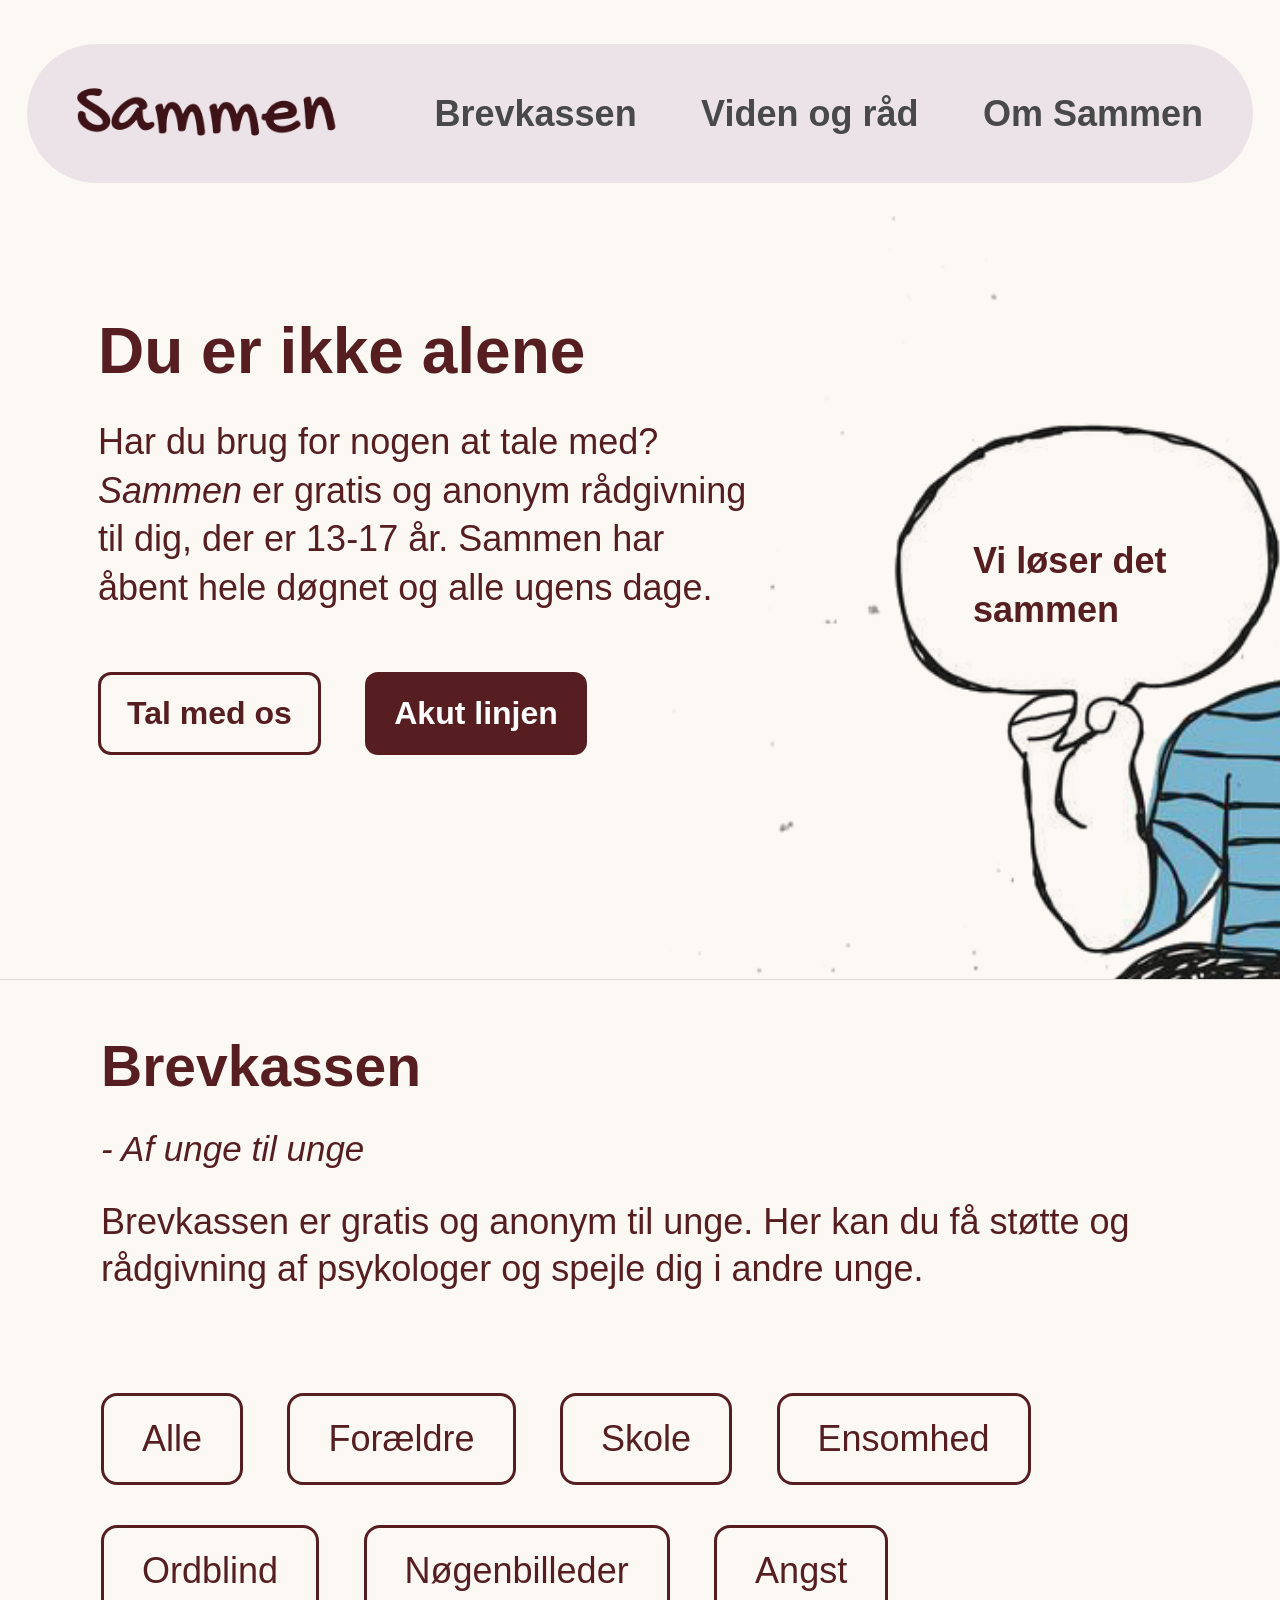
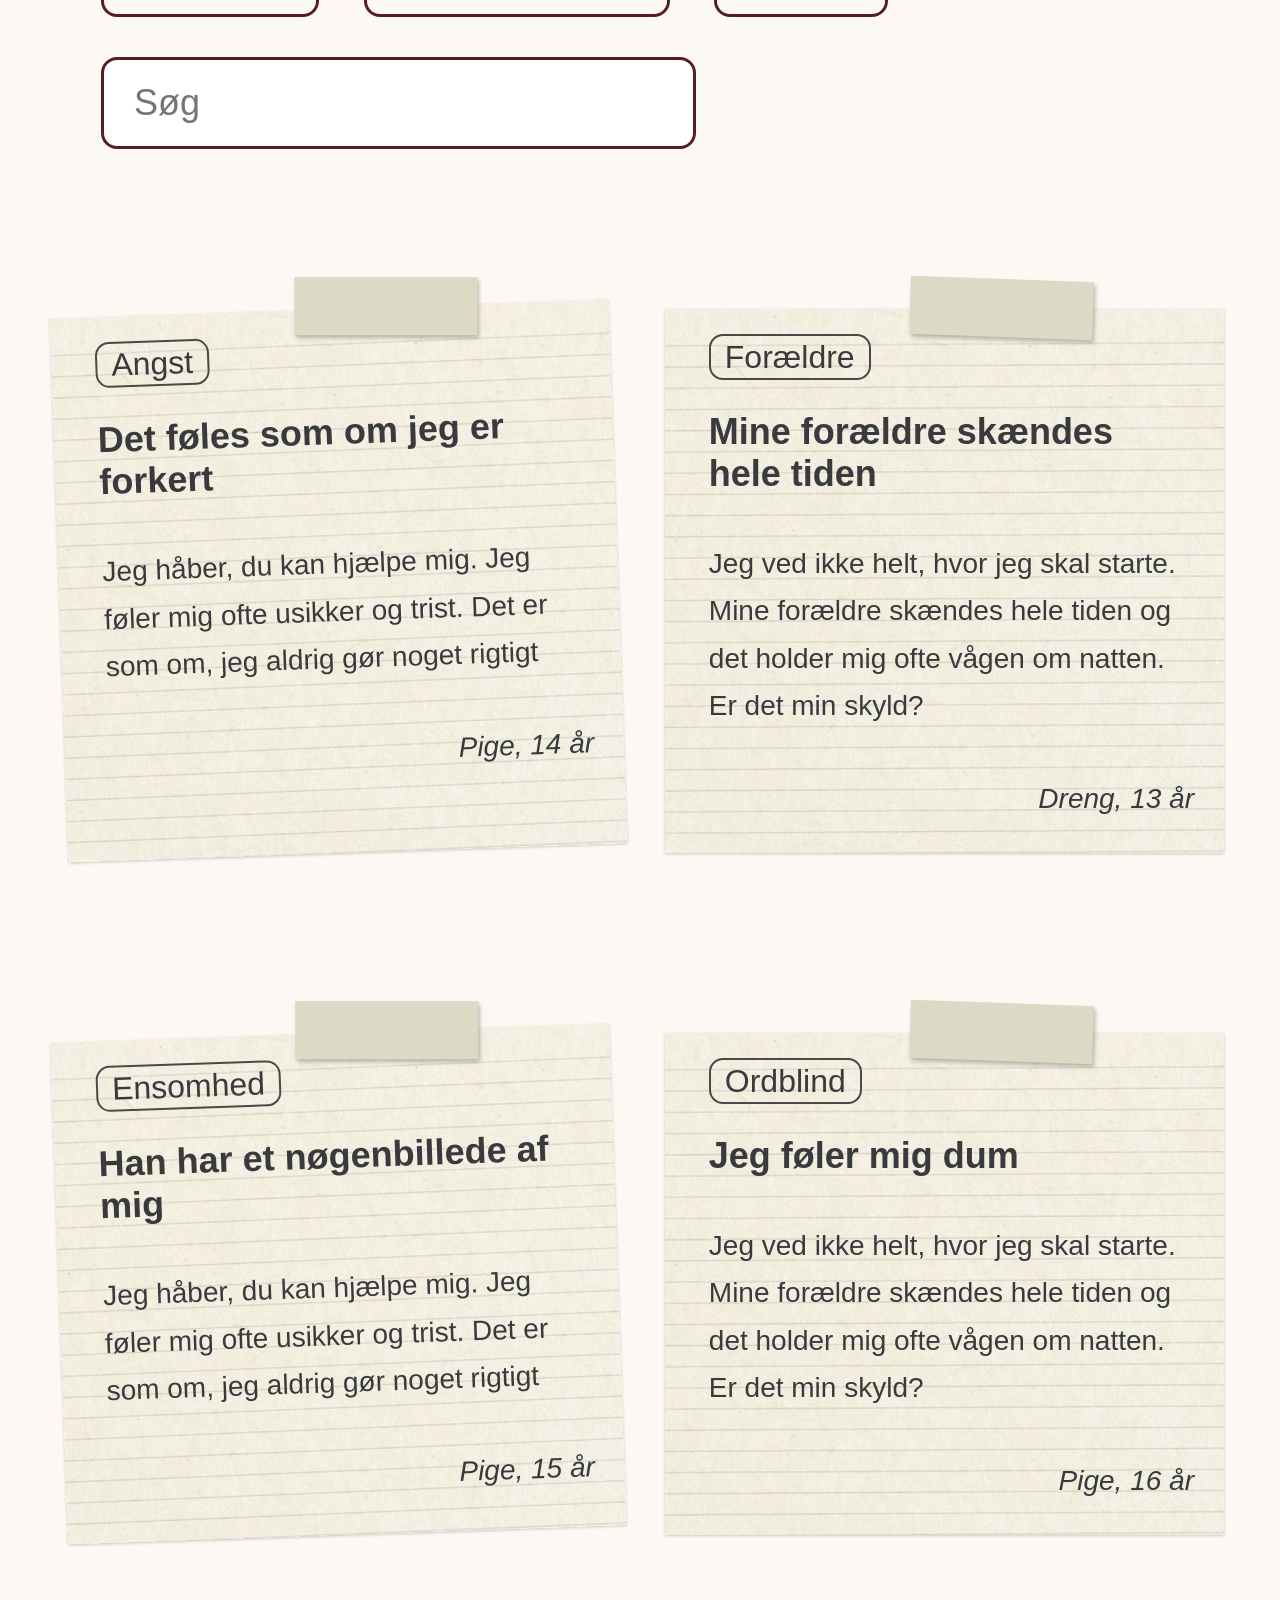
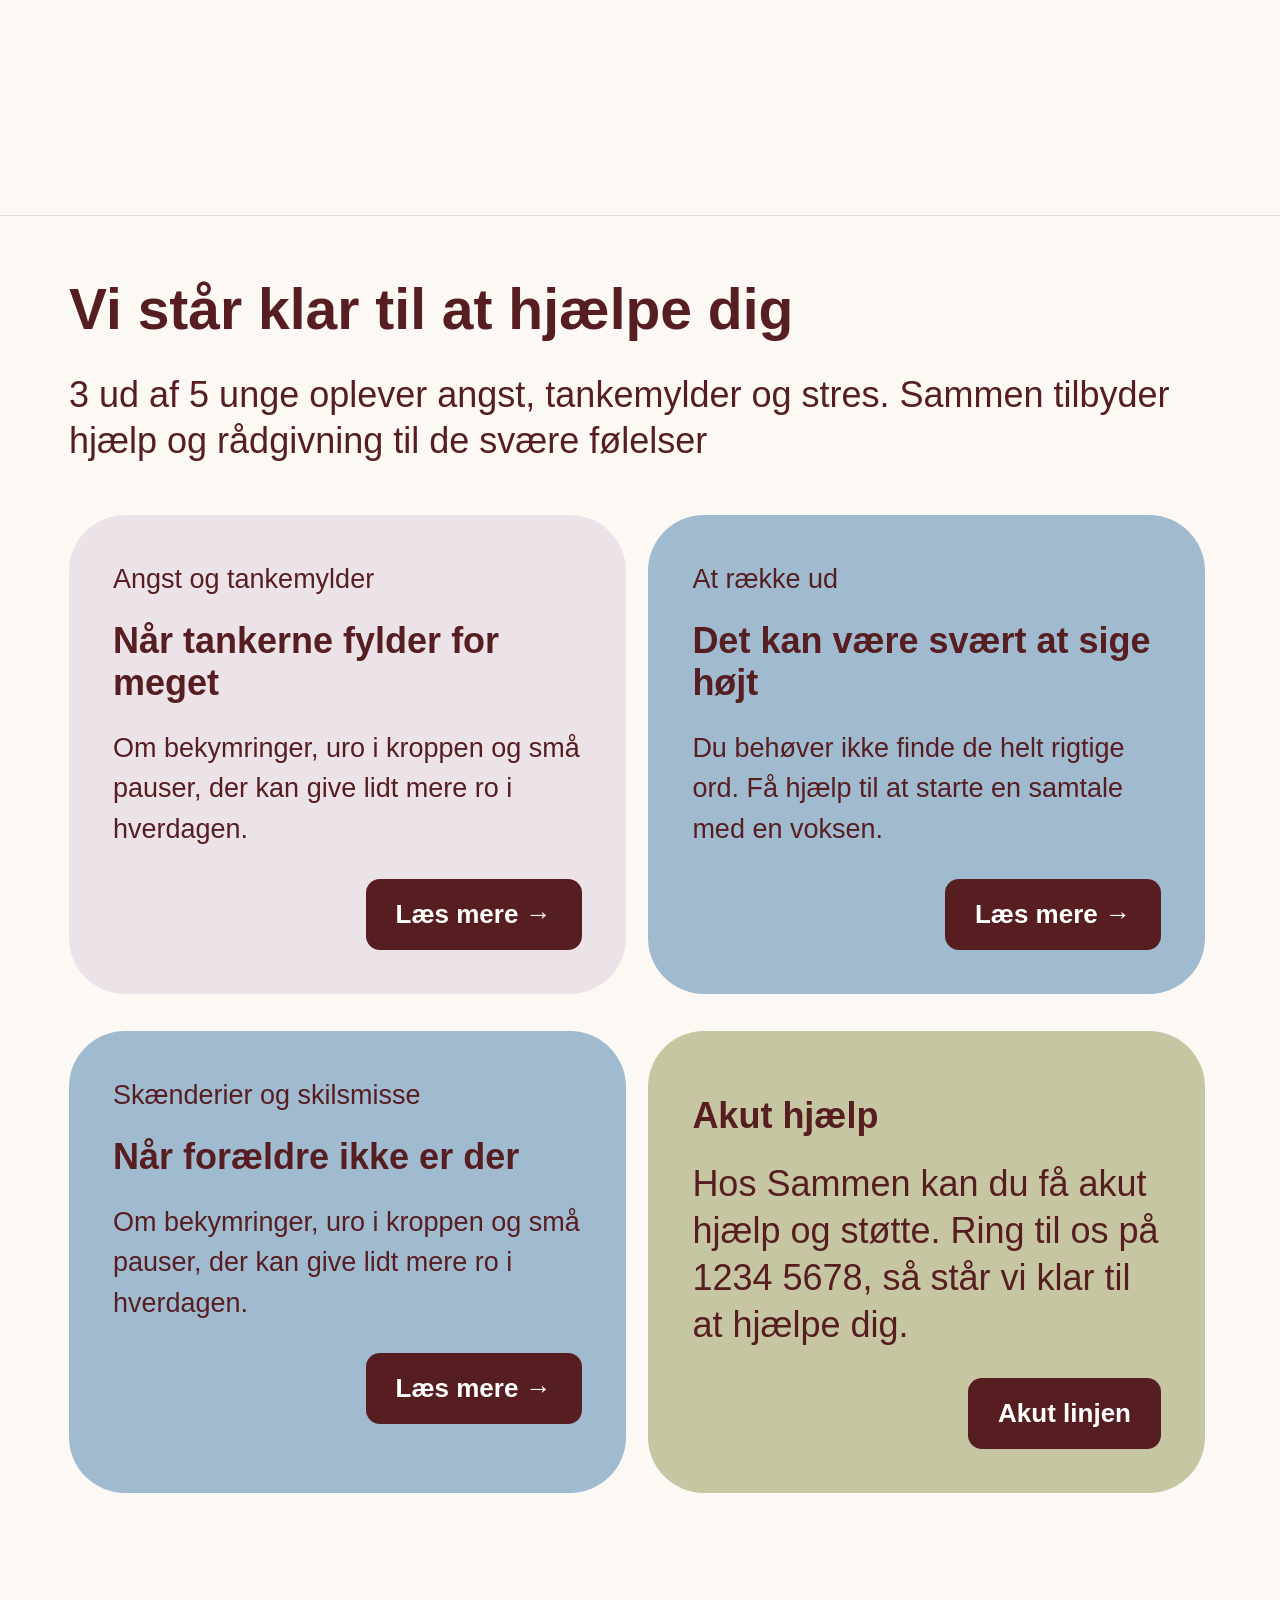
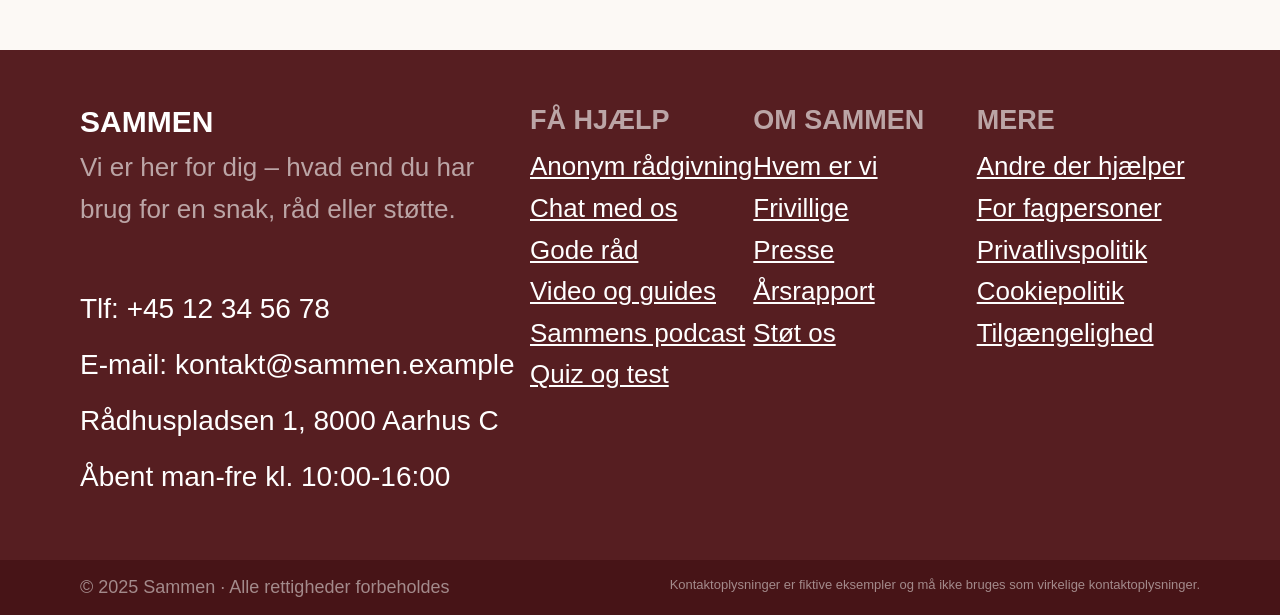
<file: index.html>
<!DOCTYPE html>
<html lang="da">
<head>
  <meta charset="UTF-8">
  <meta name="viewport" content="width=device-width, initial-scale=1.0">
  <title>Sammen</title>
  <link href="https://fonts.googleapis.com/css2?family=Gochi+Hand&display=swap" rel="stylesheet">
  <link rel="stylesheet" href="style.css">
</head>
<body>

  <!-- MENU -->
  <div class="menu">
    <a href="index.html"><img src="billeder/logo.png" class="logo" alt="logo"></a>
    <div class="links">
      <a href="#brevkassen">Brevkassen</a>
      <a href="#hjaelp">Viden og råd</a>
      <a href="#hjaelp">Om Sammen</a>
    </div>
  </div>

  <!-- FORSIDE BILLEDE OG TEKST -->
  <div class="hero">
    <div class="hero-tekst">
      <h1>Du er ikke alene</h1>
      <p>Har du brug for nogen at tale med? <i>Sammen</i> er gratis og anonym rådgivning til dig, der er 13-17 år. Sammen har åbent hele døgnet og alle ugens dage.</p>
      <a href="#hjaelp" class="knap">Tal med os</a>
      <a href="#hjaelp" class="knap mork">Akut linjen</a>
    </div>
    <div class="tegning">
      <img src="billeder/illustration.png" alt="tegning">
      <p class="boble">Vi løser det<br>sammen</p>
    </div>
  </div>

  <!-- BREVKASSEN -->
  <div class="brevkassen" id="brevkassen">
    <h2>Brevkassen</h2>
    <p class="undertitel">- Af unge til unge</p>
    <p class="tekst">Brevkassen er gratis og anonym til unge. Her kan du få støtte og rådgivning af psykologer og spejle dig i andre unge.</p>

    <div class="emner">
      <button>Alle</button>
      <button>Forældre</button>
      <button>Skole</button>
      <button>Ensomhed</button>
      <button>Ordblind</button>
      <button>Nøgenbilleder</button>
      <button>Angst</button>
      <input type="text" placeholder="Søg">
    </div>
  </div>

  <!-- BREVENE -->
  <div class="breve">

    <a href="brev.html" class="brev skaev">
      <div class="tape"></div>
      <span class="emne">Angst</span>
      <h3>Det føles som om jeg er forkert</h3>
      <p>Jeg håber, du kan hjælpe mig. Jeg føler mig ofte usikker og trist. Det er som om, jeg aldrig gør noget rigtigt</p>
      <p class="fra">Pige, 14 år</p>
    </a>

    <div class="brev">
      <div class="tape"></div>
      <span class="emne">Forældre</span>
      <h3>Mine forældre skændes hele tiden</h3>
      <p>Jeg ved ikke helt, hvor jeg skal starte. Mine forældre skændes hele tiden og det holder mig ofte vågen om natten. Er det min skyld?</p>
      <p class="fra">Dreng, 13 år</p>
    </div>

    <div class="brev skaev">
      <div class="tape"></div>
      <span class="emne">Ensomhed</span>
      <h3>Han har et nøgenbillede af mig</h3>
      <p>Jeg håber, du kan hjælpe mig. Jeg føler mig ofte usikker og trist. Det er som om, jeg aldrig gør noget rigtigt</p>
      <p class="fra">Pige, 15 år</p>
    </div>

    <div class="brev">
      <div class="tape"></div>
      <span class="emne">Ordblind</span>
      <h3>Jeg føler mig dum</h3>
      <p>Jeg ved ikke helt, hvor jeg skal starte. Mine forældre skændes hele tiden og det holder mig ofte vågen om natten. Er det min skyld?</p>
      <p class="fra">Pige, 16 år</p>
    </div>

  </div>

  <!-- HJÆLP -->
  <div class="hjaelp" id="hjaelp">
    <h2>Vi står klar til at hjælpe dig</h2>
    <p class="tekst">3 ud af 5 unge oplever angst, tankemylder og stres. Sammen tilbyder hjælp og rådgivning til de svære følelser</p>

    <div class="kort-boks">
      <div class="kort lilla">
        <p class="lille">Angst og tankemylder</p>
        <h3>Når tankerne fylder for meget</h3>
        <p>Om bekymringer, uro i kroppen og små pauser, der kan give lidt mere ro i hverdagen.</p>
        <a href="#" class="lille-knap">Læs mere →</a>
      </div>
      <div class="kort bla">
        <p class="lille">At række ud</p>
        <h3>Det kan være svært at sige højt</h3>
        <p>Du behøver ikke finde de helt rigtige ord. Få hjælp til at starte en samtale med en voksen.</p>
        <a href="#" class="lille-knap">Læs mere →</a>
      </div>
      <div class="kort bla">
        <p class="lille">Skænderier og skilsmisse</p>
        <h3>Når forældre ikke er der</h3>
        <p>Om bekymringer, uro i kroppen og små pauser, der kan give lidt mere ro i hverdagen.</p>
        <a href="#" class="lille-knap">Læs mere →</a>
      </div>
      <div class="kort gron">
        <h3 class="stor">Akut hjælp</h3>
        <p class="stor-tekst">Hos Sammen kan du få akut hjælp og støtte. Ring til os på 1234 5678, så står vi klar til at hjælpe dig.</p>
        <a href="#" class="lille-knap">Akut linjen</a>
      </div>
    </div>
  </div>

  <!-- FOOTER -->
  <div class="footer">
    <div class="footer-top">
      <div class="footer-kolonne bred">
        <h2>SAMMEN</h2>
        <p class="graa">Vi er her for dig – hvad end du har brug for en snak, råd eller støtte.</p>
        <p class="kontakt">
          Tlf: +45 12 34 56 78<br>
          E-mail: kontakt@sammen.example<br>
          Rådhuspladsen 1, 8000 Aarhus C<br>
          Åbent man-fre kl. 10:00-16:00
        </p>
      </div>
      <div class="footer-kolonne">
        <h3>FÅ HJÆLP</h3>
        <a href="#">Anonym rådgivning</a>
        <a href="#">Chat med os</a>
        <a href="#">Gode råd</a>
        <a href="#">Video og guides</a>
        <a href="#">Sammens podcast</a>
        <a href="#">Quiz og test</a>
      </div>
      <div class="footer-kolonne">
        <h3>OM SAMMEN</h3>
        <a href="#">Hvem er vi</a>
        <a href="#">Frivillige</a>
        <a href="#">Presse</a>
        <a href="#">Årsrapport</a>
        <a href="#">Støt os</a>
      </div>
      <div class="footer-kolonne">
        <h3>MERE</h3>
        <a href="#">Andre der hjælper</a>
        <a href="#">For fagpersoner</a>
        <a href="#">Privatlivspolitik</a>
        <a href="#">Cookiepolitik</a>
        <a href="#">Tilgængelighed</a>
      </div>
    </div>
    <div class="footer-bund">
      <p>© 2025 Sammen · Alle rettigheder forbeholdes</p>
      <p class="mini">Kontaktoplysninger er fiktive eksempler og må ikke bruges som virkelige kontaktoplysninger.</p>
    </div>
  </div>

</body>
</html>
</file>
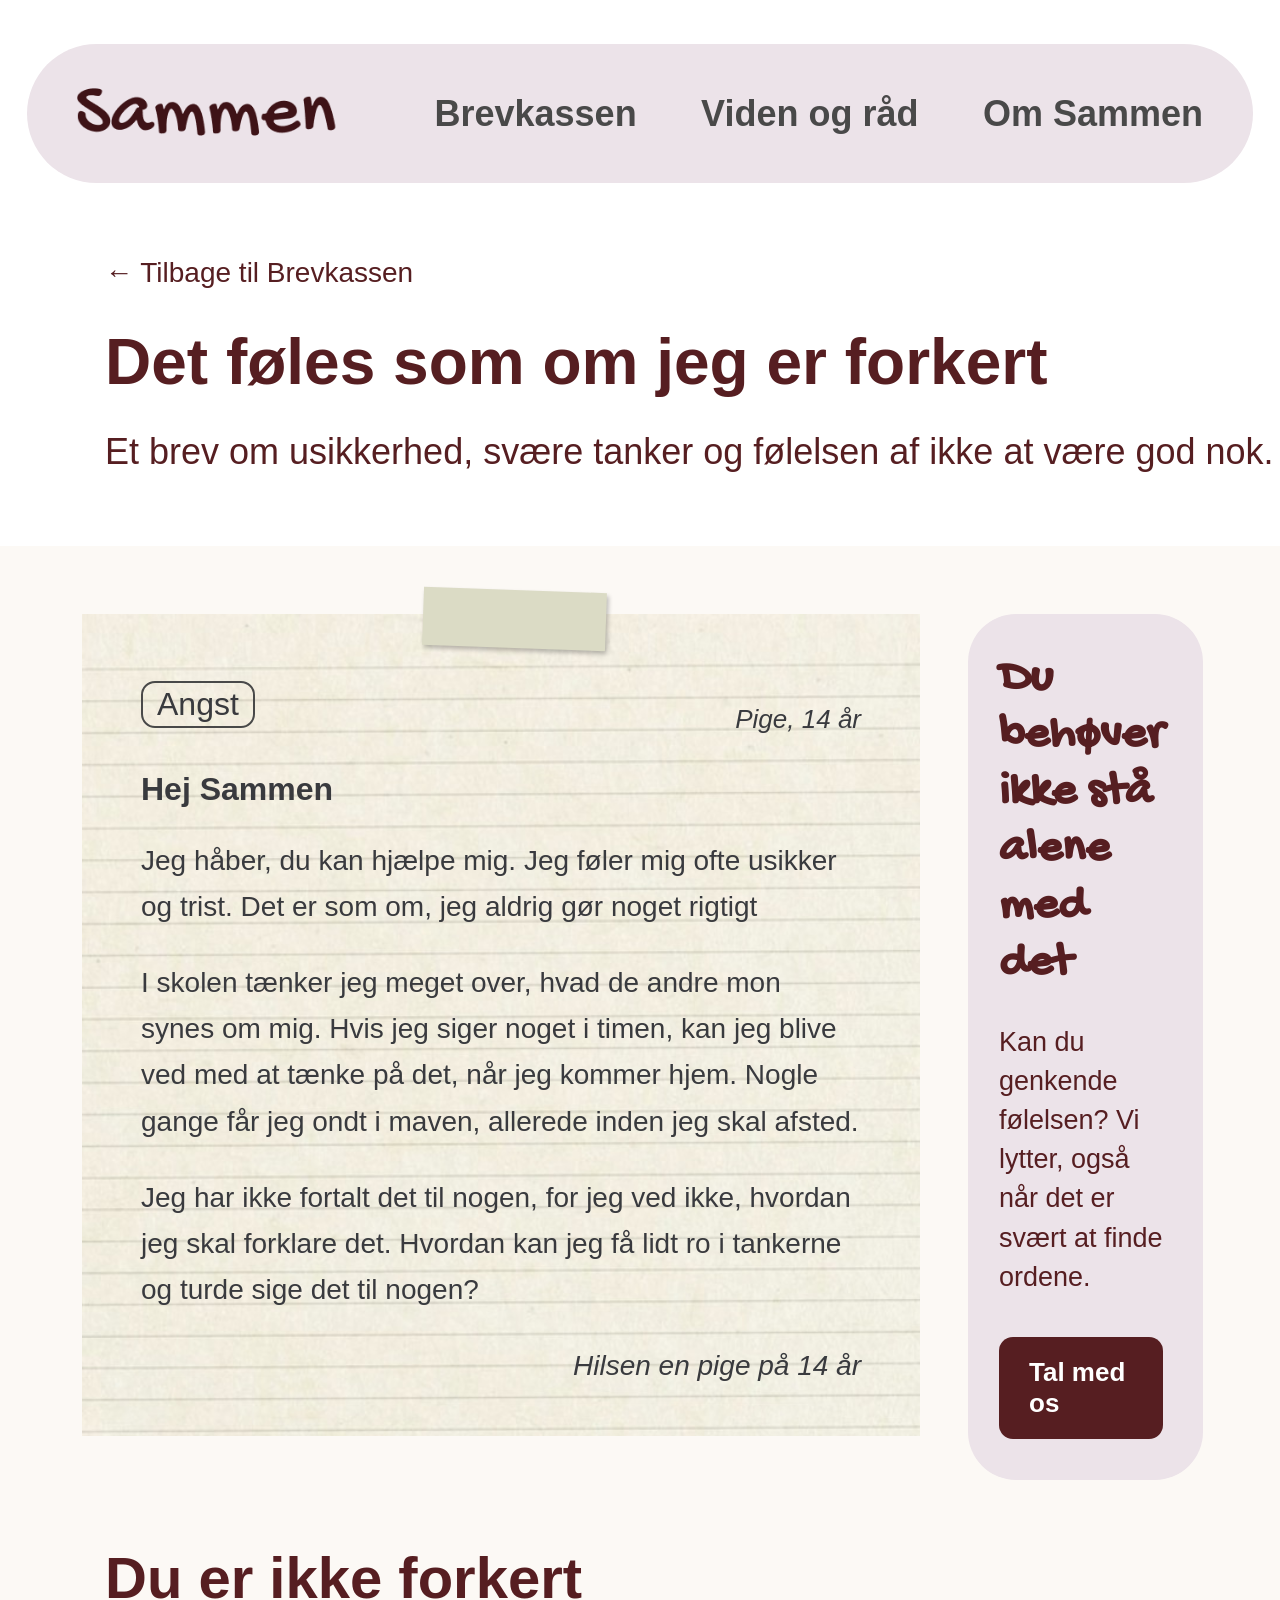
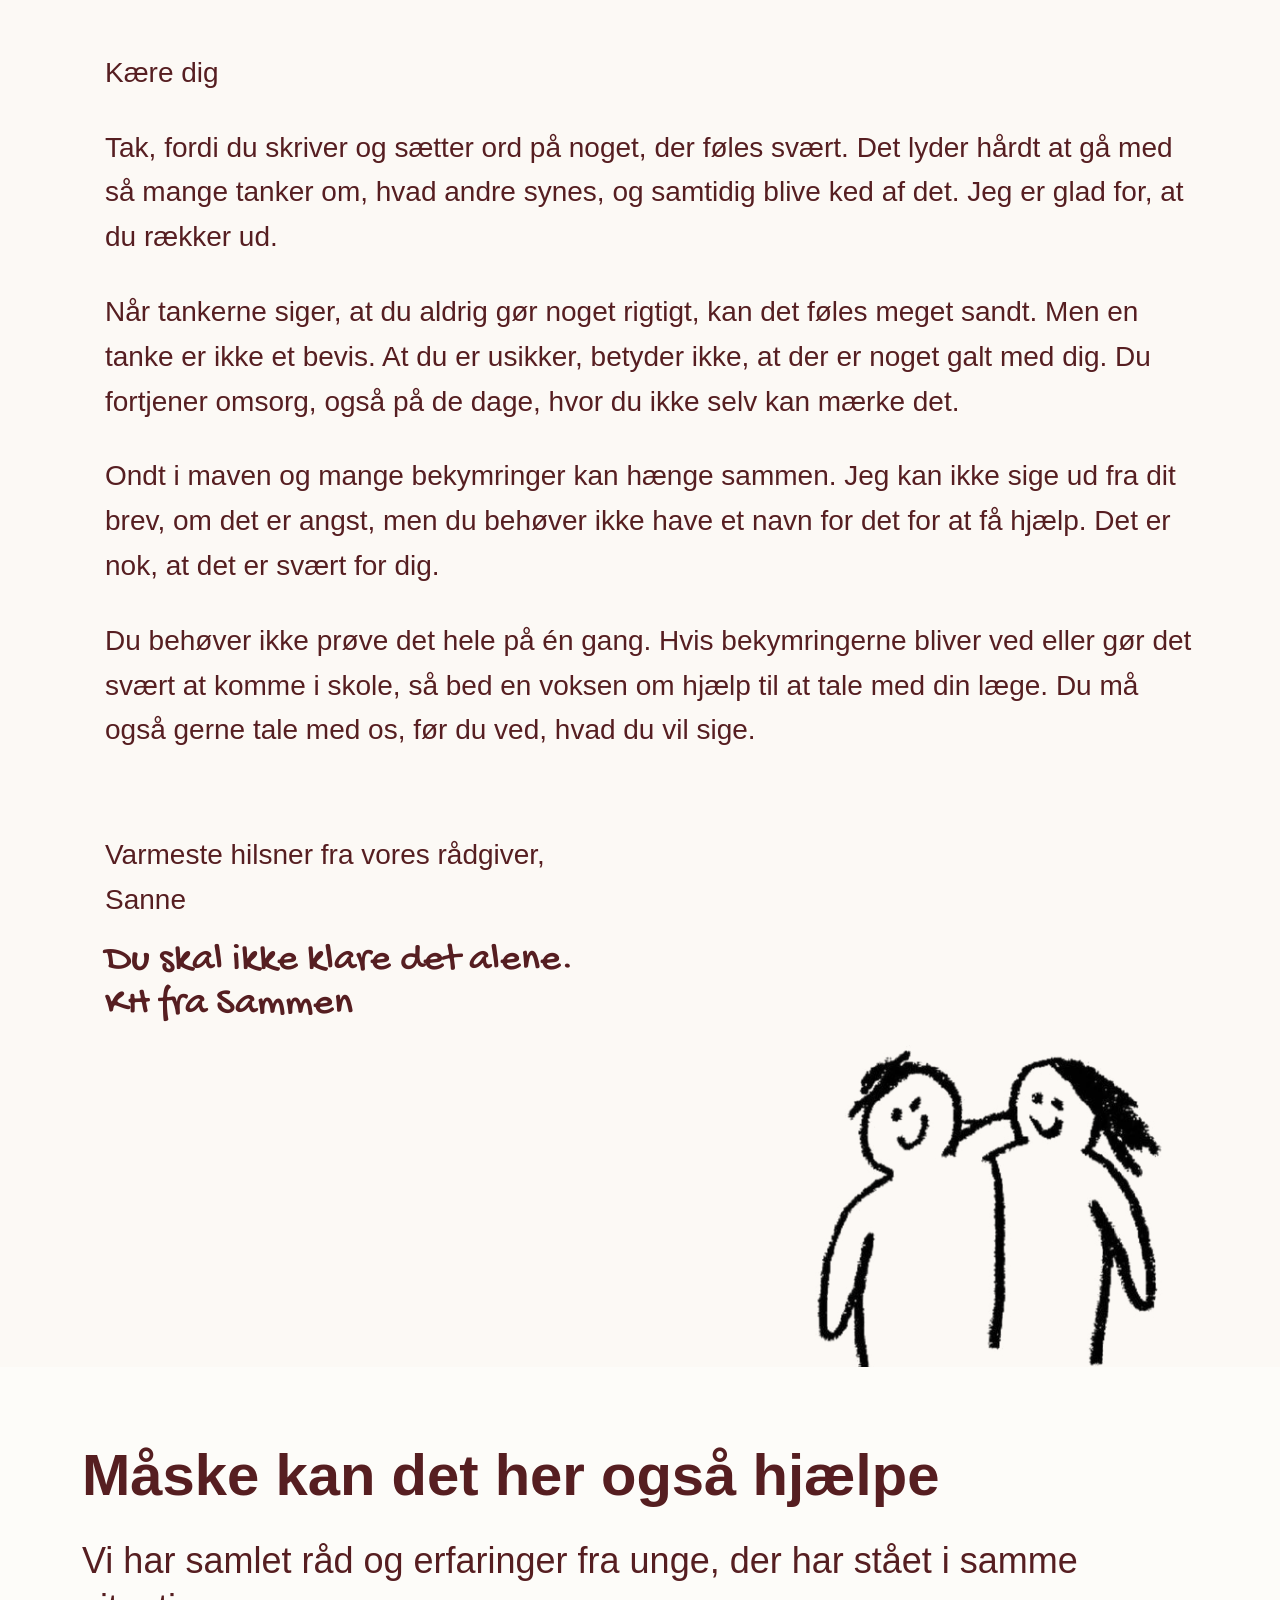
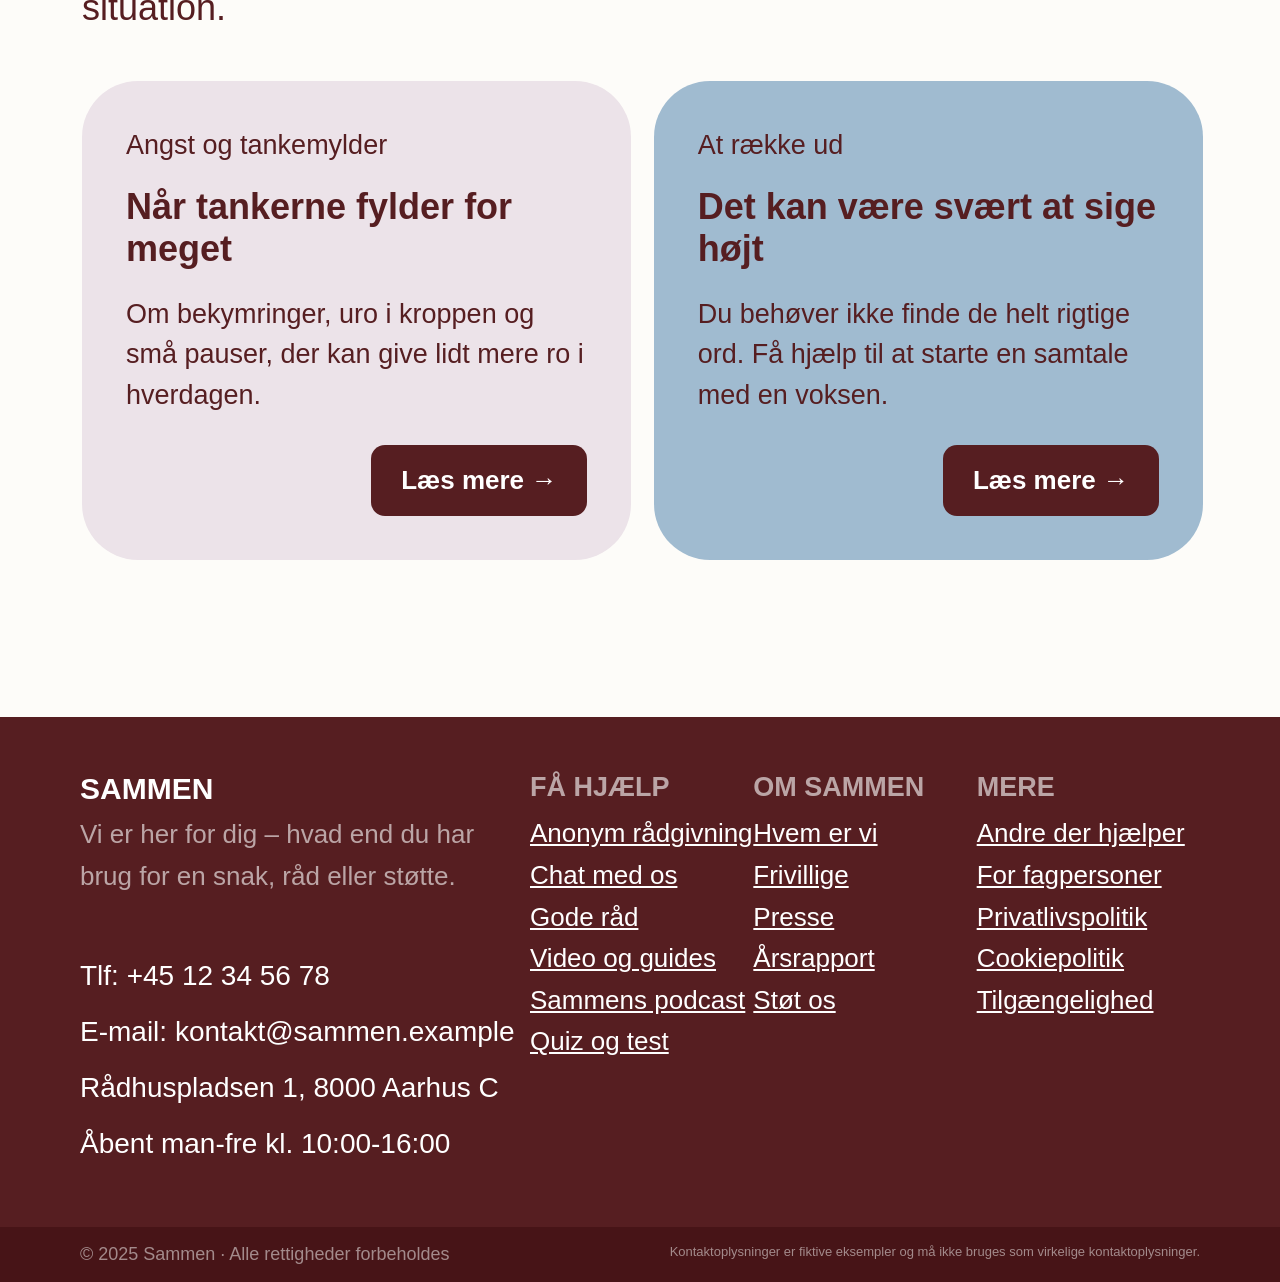
<file: brev.html>
<!DOCTYPE html>
<html lang="da">
<head>
  <meta charset="UTF-8">
  <meta name="viewport" content="width=device-width, initial-scale=1.0">
  <title>Brev - Sammen</title>
  <link href="https://fonts.googleapis.com/css2?family=Gochi+Hand&display=swap" rel="stylesheet">
  <link rel="stylesheet" href="style.css">
</head>
<body class="hvid">

  <!-- MENU -->
  <div class="menu">
    <a href="index.html"><img src="billeder/logo.png" class="logo" alt="logo"></a>
    <div class="links">
      <a href="index.html#brevkassen">Brevkassen</a>
      <a href="index.html#hjaelp">Viden og råd</a>
      <a href="index.html#hjaelp">Om Sammen</a>
    </div>
  </div>

  <!-- TOP -->
  <div class="brev-top">
    <a href="index.html#brevkassen" class="tilbage">← Tilbage til Brevkassen</a>
    <h1>Det føles som om jeg er forkert</h1>
    <p class="tekst">Et brev om usikkerhed, svære tanker og følelsen af ikke at være god nok.</p>
  </div>

  <!-- BREVET OG SVARET -->
  <div class="brev-side">

    <div class="brev-raekke">
      <div class="stort-brev">
        <div class="tape"></div>
        <div class="brev-hoved">
          <span class="emne">Angst</span>
          <p class="fra">Pige, 14 år</p>
        </div>
        <h3>Hej Sammen</h3>
        <p>Jeg håber, du kan hjælpe mig. Jeg føler mig ofte usikker og trist. Det er som om, jeg aldrig gør noget rigtigt</p>
        <p>I skolen tænker jeg meget over, hvad de andre mon synes om mig. Hvis jeg siger noget i timen, kan jeg blive ved med at tænke på det, når jeg kommer hjem. Nogle gange får jeg ondt i maven, allerede inden jeg skal afsted.</p>
        <p>Jeg har ikke fortalt det til nogen, for jeg ved ikke, hvordan jeg skal forklare det. Hvordan kan jeg få lidt ro i tankerne og turde sige det til nogen?</p>
        <p class="hilsen">Hilsen en pige på 14 år</p>
      </div>

      <div class="side-boks">
        <h2 class="haandskrift">Du behøver ikke stå alene med det</h2>
        <p>Kan du genkende følelsen? Vi lytter, også når det er svært at finde ordene.</p>
        <a href="index.html#hjaelp" class="lille-knap">Tal med os</a>
      </div>
    </div>

    <div class="svar">
      <h2>Du er ikke forkert</h2>
      <p>Kære dig</p>
      <p>Tak, fordi du skriver og sætter ord på noget, der føles svært. Det lyder hårdt at gå med så mange tanker om, hvad andre synes, og samtidig blive ked af det. Jeg er glad for, at du rækker ud.</p>
      <p>Når tankerne siger, at du aldrig gør noget rigtigt, kan det føles meget sandt. Men en tanke er ikke et bevis. At du er usikker, betyder ikke, at der er noget galt med dig. Du fortjener omsorg, også på de dage, hvor du ikke selv kan mærke det.</p>
      <p>Ondt i maven og mange bekymringer kan hænge sammen. Jeg kan ikke sige ud fra dit brev, om det er angst, men du behøver ikke have et navn for det for at få hjælp. Det er nok, at det er svært for dig.</p>
      <p>Du behøver ikke prøve det hele på én gang. Hvis bekymringerne bliver ved eller gør det svært at komme i skole, så bed en voksen om hjælp til at tale med din læge. Du må også gerne tale med os, før du ved, hvad du vil sige.</p>
      <p class="afsender">Varmeste hilsner fra vores rådgiver,<br>Sanne</p>
      <p class="haandskrift kh">Du skal ikke klare det alene.<br>KH fra Sammen</p>
    </div>

    <img src="billeder/friends.png" class="venner" alt="venner">
  </div>

  <!-- FLERE RÅD -->
  <div class="mere">
    <h2>Måske kan det her også hjælpe</h2>
    <p class="tekst">Vi har samlet råd og erfaringer fra unge, der har stået i samme situation.</p>
    <div class="kort-boks">
      <div class="kort lilla">
        <p class="lille">Angst og tankemylder</p>
        <h3>Når tankerne fylder for meget</h3>
        <p>Om bekymringer, uro i kroppen og små pauser, der kan give lidt mere ro i hverdagen.</p>
        <a href="#" class="lille-knap">Læs mere →</a>
      </div>
      <div class="kort bla">
        <p class="lille">At række ud</p>
        <h3>Det kan være svært at sige højt</h3>
        <p>Du behøver ikke finde de helt rigtige ord. Få hjælp til at starte en samtale med en voksen.</p>
        <a href="#" class="lille-knap">Læs mere →</a>
      </div>
    </div>
  </div>

  <!-- FOOTER -->
  <div class="footer">
    <div class="footer-top">
      <div class="footer-kolonne bred">
        <h2>SAMMEN</h2>
        <p class="graa">Vi er her for dig – hvad end du har brug for en snak, råd eller støtte.</p>
        <p class="kontakt">
          Tlf: +45 12 34 56 78<br>
          E-mail: kontakt@sammen.example<br>
          Rådhuspladsen 1, 8000 Aarhus C<br>
          Åbent man-fre kl. 10:00-16:00
        </p>
      </div>
      <div class="footer-kolonne">
        <h3>FÅ HJÆLP</h3>
        <a href="#">Anonym rådgivning</a>
        <a href="#">Chat med os</a>
        <a href="#">Gode råd</a>
        <a href="#">Video og guides</a>
        <a href="#">Sammens podcast</a>
        <a href="#">Quiz og test</a>
      </div>
      <div class="footer-kolonne">
        <h3>OM SAMMEN</h3>
        <a href="#">Hvem er vi</a>
        <a href="#">Frivillige</a>
        <a href="#">Presse</a>
        <a href="#">Årsrapport</a>
        <a href="#">Støt os</a>
      </div>
      <div class="footer-kolonne">
        <h3>MERE</h3>
        <a href="#">Andre der hjælper</a>
        <a href="#">For fagpersoner</a>
        <a href="#">Privatlivspolitik</a>
        <a href="#">Cookiepolitik</a>
        <a href="#">Tilgængelighed</a>
      </div>
    </div>
    <div class="footer-bund">
      <p>© 2025 Sammen · Alle rettigheder forbeholdes</p>
      <p class="mini">Kontaktoplysninger er fiktive eksempler og må ikke bruges som virkelige kontaktoplysninger.</p>
    </div>
  </div>

</body>
</html>
</file>
<file: style.css>
/* farver:
   rød #561E21
   creme #FCF9F5
   lilla #ECE3E9
   blå #A0BBD0
   grøn #C7C6A2
*/

* {
  box-sizing: border-box;
}

body {
  margin: 0;
  background-color: #FCF9F5;
  color: #561E21;
  font-family: Helvetica, Arial, sans-serif;
}

h1, h2, h3, p {
  margin: 0;
}

a {
  color: #561E21;
}

.hvid {
  background-color: white;
}

.tekst {
  font-size: 36px;
  line-height: 1.3;
  margin-top: 30px;
  max-width: 1200px;
}


/* ---------- MENU ---------- */

.menu {
  display: flex;
  justify-content: space-between;
  align-items: center;
  height: 139px;
  margin: 44px 27px 0 27px;
  padding-left: 44px;
  padding-right: 50px;
  background-color: #ECE3E9;
  border-radius: 70px;
}

.logo {
  width: 272px;
  mix-blend-mode: multiply;
}

.links a {
  color: #494949;
  font-size: 36px;
  font-weight: bold;
  text-decoration: none;
  margin-left: 60px;
}

.links a:hover {
  text-decoration: underline;
}


/* ---------- HERO ---------- */

.hero {
  position: relative;
  height: 796px;
  overflow: hidden;
}

.hero-tekst {
  position: relative;
  z-index: 2;
  width: 760px;
  padding-top: 131px;
  padding-left: 98px;
}

.hero h1 {
  font-size: 64px;
}

.hero p {
  font-size: 36px;
  line-height: 1.35;
  margin-top: 30px;
  margin-bottom: 60px;
}

.knap {
  display: inline-block;
  padding: 20px 26px;
  margin-right: 40px;
  border: 3px solid #561E21;
  border-radius: 13px;
  font-size: 32px;
  font-weight: bold;
  text-decoration: none;
}

.mork {
  background-color: #561E21;
  color: white;
}

.knap:hover {
  opacity: 0.8;
}

.tegning {
  position: absolute;
  top: 13px;
  left: 667px;
}

.tegning img {
  width: 1179px;
  mix-blend-mode: multiply;
}

.boble {
  position: absolute;
  top: 311px;
  left: 306px;
  font-size: 40px;
  font-weight: bold;
}


/* ---------- BREVKASSEN ---------- */

.brevkassen {
  border-top: 1px solid #DBDBDA;
  padding-top: 53px;
  padding-left: 101px;
}

.brevkassen h2 {
  font-size: 57px;
}

.undertitel {
  font-size: 35px;
  font-style: italic;
  margin-top: 30px;
}

.emner {
  margin-top: 100px;
  max-width: 1250px;
}

.emner button {
  height: 92px;
  padding-left: 38px;
  padding-right: 38px;
  margin-right: 40px;
  margin-bottom: 40px;
  background-color: transparent;
  border: 3px solid #561E21;
  border-radius: 16px;
  color: #561E21;
  font-size: 36px;
}

.emner button:hover {
  background-color: #561E21;
  color: white;
}

.emner input {
  width: 595px;
  height: 92px;
  padding-left: 30px;
  border: 3px solid #561E21;
  border-radius: 16px;
  font-size: 36px;
  color: #561E21;
}


/* ---------- BREVENE ---------- */

.breve {
  display: flex;
  flex-wrap: wrap;
  justify-content: space-between;
  padding: 160px 56px 100px 59px;
}

.brev {
  position: relative;
  width: 48%;
  margin-bottom: 180px;
  padding: 30px 30px 30px 44px;
  background-image: url("billeder/paper.jpg");
  background-size: cover;
  box-shadow: 0 1px 3px rgba(0, 0, 0, 0.2);
  color: #393A3E;
  text-decoration: none;
}

a.brev {
  color: #393A3E;
}

a.brev:hover {
  box-shadow: 0 5px 15px rgba(0, 0, 0, 0.3);
}

.skaev {
  transform: rotate(-2deg);
}

.tape {
  position: absolute;
  top: -30px;
  left: 245px;
  width: 183px;
  height: 58px;
  background-color: #DBDBC5;
  box-shadow: 2px 3px 4px rgba(0, 0, 0, 0.25);
  transform: rotate(2deg);
}

.emne {
  padding: 3px 14px;
  border: 2px solid #494949;
  border-radius: 14px;
  font-size: 32px;
}

.brev h3 {
  font-size: 36px;
  margin-top: 35px;
}

.brev p {
  font-size: 28px;
  line-height: 1.7;
  margin-top: 45px;
}

.fra {
  text-align: right;
  font-style: italic;
}


/* ---------- HJÆLP ---------- */

.hjaelp {
  border-top: 1px solid #DBDBDA;
  padding: 60px 75px 120px 69px;
}

.hjaelp h2 {
  font-size: 57px;
}

.kort-boks {
  display: flex;
  flex-wrap: wrap;
  justify-content: space-between;
  margin-top: 50px;
}

.kort {
  width: 49%;
  overflow: auto;
  min-height: 393px;
  margin-bottom: 37px;
  padding: 44px;
  border-radius: 56px;
}

.lilla {
  background-color: #ECE3E9;
}

.bla {
  background-color: #A0BBD0;
}

.gron {
  background-color: #C7C6A2;
}

.lille {
  font-size: 24px;
}

.kort h3 {
  font-size: 36px;
  margin-top: 20px;
}

.kort p {
  font-size: 27px;
  line-height: 1.5;
  margin-top: 24px;
  max-width: 540px;
}

.kort .lille {
  margin-top: 0;
}

.stor {
  font-size: 40px;
}

.kort .stor-tekst {
  font-size: 36px;
  line-height: 1.3;
  max-width: 560px;
}

.lille-knap {
  display: inline-block;
  float: right;
  margin-top: 30px;
  padding: 20px 30px;
  background-color: #561E21;
  border-radius: 14px;
  color: white;
  font-size: 26px;
  font-weight: bold;
  text-decoration: none;
}

.lille-knap:hover {
  opacity: 0.8;
}


/* ---------- FOOTER ---------- */

.footer {
  background-color: #561E21;
  color: white;
}

.footer-top {
  display: flex;
  padding: 55px 80px;
}

.footer-kolonne {
  width: 300px;
}

.bred {
  width: 557px;
}

.footer h2 {
  font-size: 30px;
}

.graa {
  color: #BBA5A6;
  font-size: 26px;
  line-height: 1.6;
  margin-top: 8px;
  width: 450px;
}

.kontakt {
  font-size: 28px;
  line-height: 2;
  margin-top: 50px;
}

.footer h3 {
  color: #BBA5A6;
  font-size: 27px;
  margin-bottom: 10px;
}

.footer-kolonne a {
  display: block;
  color: white;
  font-size: 26px;
  line-height: 1.6;
}

.footer-bund {
  display: flex;
  justify-content: space-between;
  padding: 17px 80px;
  background-color: #471417;
  color: #A38A8B;
  font-size: 18px;
}

.mini {
  font-size: 13px;
}


/* ---------- BREV SIDEN ---------- */

.brev-top {
  padding: 74px 0 70px 105px;
}

.tilbage {
  font-size: 28px;
  text-decoration: none;
}

.tilbage:hover {
  text-decoration: underline;
}

.brev-top h1 {
  font-size: 64px;
  margin-top: 36px;
}

.brev-side {
  position: relative;
  overflow: hidden;
  padding: 68px 77px 340px 82px;
  background-color: #FCF9F5;
}

.brev-raekke {
  display: flex;
  align-items: flex-start;
}

.stort-brev {
  position: relative;
  width: 901px;
  margin-right: 48px;
  padding: 54px 59px 46px 59px;
  background-image: url("billeder/paper.jpg");
  background-size: cover;
  color: #393A3E;
}

.stort-brev .tape {
  top: -24px;
  left: 341px;
}

.brev-hoved {
  display: flex;
  justify-content: space-between;
  align-items: center;
}

.brev-hoved .fra {
  font-size: 26px;
}

.stort-brev h3 {
  font-size: 32px;
  margin-top: 30px;
}

.stort-brev p {
  font-size: 28px;
  line-height: 1.65;
  margin-top: 30px;
}

.stort-brev .hilsen {
  text-align: right;
  font-style: italic;
}

.side-boks {
  flex: 1;
  padding: 37px 40px 41px 31px;
  background-color: #ECE3E9;
  border-radius: 48px;
}

.haandskrift {
  font-family: "Gochi Hand", cursive;
}

.side-boks h2 {
  font-size: 48px;
}

.side-boks p {
  font-size: 27px;
  line-height: 1.45;
  margin-top: 30px;
  margin-bottom: 10px;
}

.side-boks .lille-knap {
  float: none;
}

.svar {
  max-width: 1240px;
  padding-top: 64px;
  padding-left: 23px;
}

.svar h2 {
  font-size: 58px;
  margin-bottom: 40px;
}

.svar p {
  font-size: 28px;
  line-height: 1.6;
  margin-top: 30px;
}

.svar .afsender {
  margin-top: 80px;
}

.svar .kh {
  font-size: 40px;
  line-height: 1.1;
  margin-top: 16px;
}

.venner {
  position: absolute;
  right: -49px;
  bottom: -223px;
  width: 696px;
  mix-blend-mode: multiply;
}

.mere {
  padding: 74px 77px 120px 82px;
  background-color: #FDFCF9;
}

.mere h2 {
  font-size: 58px;
}


/* ---------- MOBIL ---------- */

@media (max-width: 1100px) {

  .menu {
    height: auto;
    margin: 12px;
    padding: 14px 20px;
    border-radius: 30px;
    flex-wrap: wrap;
  }

  .logo {
    width: 130px;
  }

  .links a {
    font-size: 16px;
    margin-left: 0;
    margin-right: 14px;
  }

  .tekst {
    font-size: 19px;
  }

  .hero {
    height: auto;
  }

  .hero-tekst {
    width: auto;
    padding: 36px 16px 0 16px;
  }

  .hero h1 {
    font-size: 36px;
  }

  .hero p {
    font-size: 19px;
    margin-bottom: 28px;
  }

  .knap {
    padding: 12px 18px;
    margin-right: 10px;
    font-size: 18px;
  }

  .tegning {
    position: relative;
    top: 0;
    left: 0;
    margin-top: -60px;
  }

  .tegning img {
    width: 100%;
  }

  .boble {
    top: 26%;
    left: 26%;
    font-size: 4vw;
  }

  .brevkassen {
    padding: 40px 16px 0 16px;
  }

  .brevkassen h2, .hjaelp h2, .mere h2, .svar h2 {
    font-size: 30px;
  }

  .undertitel {
    font-size: 19px;
    margin-top: 12px;
  }

  .emner {
    margin-top: 28px;
  }

  .emner button {
    height: 46px;
    padding: 0 16px;
    margin-right: 6px;
    margin-bottom: 10px;
    font-size: 17px;
  }

  .emner input {
    width: 100%;
    height: 46px;
    font-size: 17px;
  }

  .breve {
    padding: 60px 20px;
  }

  .brev {
    width: 100%;
    margin-bottom: 60px;
    padding: 28px 22px 22px 22px;
  }

  .tape {
    left: 30%;
    width: 40%;
    height: 40px;
    top: -22px;
  }

  .emne {
    font-size: 16px;
  }

  .brev h3 {
    font-size: 22px;
    margin-top: 18px;
  }

  .brev p {
    font-size: 17px;
    margin-top: 16px;
  }

  .hjaelp {
    padding: 40px 16px 60px 16px;
  }

  .kort {
    width: 100%;
    min-height: 0;
    margin-bottom: 16px;
    padding: 24px;
    border-radius: 28px;
  }

  .kort h3, .stor {
    font-size: 22px;
  }

  .kort p, .kort .stor-tekst {
    font-size: 17px;
  }

  .lille {
    font-size: 15px;
  }

  .lille-knap {
    padding: 12px 20px;
    font-size: 18px;
  }

  .footer-top {
    flex-wrap: wrap;
    padding: 40px 20px;
  }

  .footer-kolonne {
    width: 50%;
    margin-bottom: 30px;
  }

  .bred {
    width: 100%;
  }

  .graa, .kontakt, .footer-kolonne a {
    font-size: 16px;
    width: auto;
  }

  .footer h3 {
    font-size: 15px;
  }

  .footer-bund {
    display: block;
    padding: 14px 20px;
    font-size: 13px;
  }

  .brev-top {
    padding: 28px 16px 32px 16px;
  }

  .tilbage {
    font-size: 17px;
  }

  .brev-top h1 {
    font-size: 32px;
  }

  .brev-side {
    padding: 48px 16px 200px 16px;
  }

  .brev-raekke {
    display: block;
  }

  .stort-brev {
    width: 100%;
    margin-bottom: 32px;
    padding: 28px 22px;
  }

  .stort-brev .tape {
    left: 30%;
  }

  .brev-hoved .fra {
    font-size: 15px;
  }

  .stort-brev h3 {
    font-size: 21px;
  }

  .stort-brev p, .svar p, .side-boks p {
    font-size: 17px;
    margin-top: 16px;
  }

  .side-boks {
    padding: 24px;
    border-radius: 28px;
  }

  .side-boks h2 {
    font-size: 28px;
  }

  .svar .kh {
    font-size: 22px;
  }

  .venner {
    right: -20px;
    bottom: -110px;
    width: 340px;
  }

  .mere {
    padding: 40px 16px 60px 16px;
  }
}
</file>
